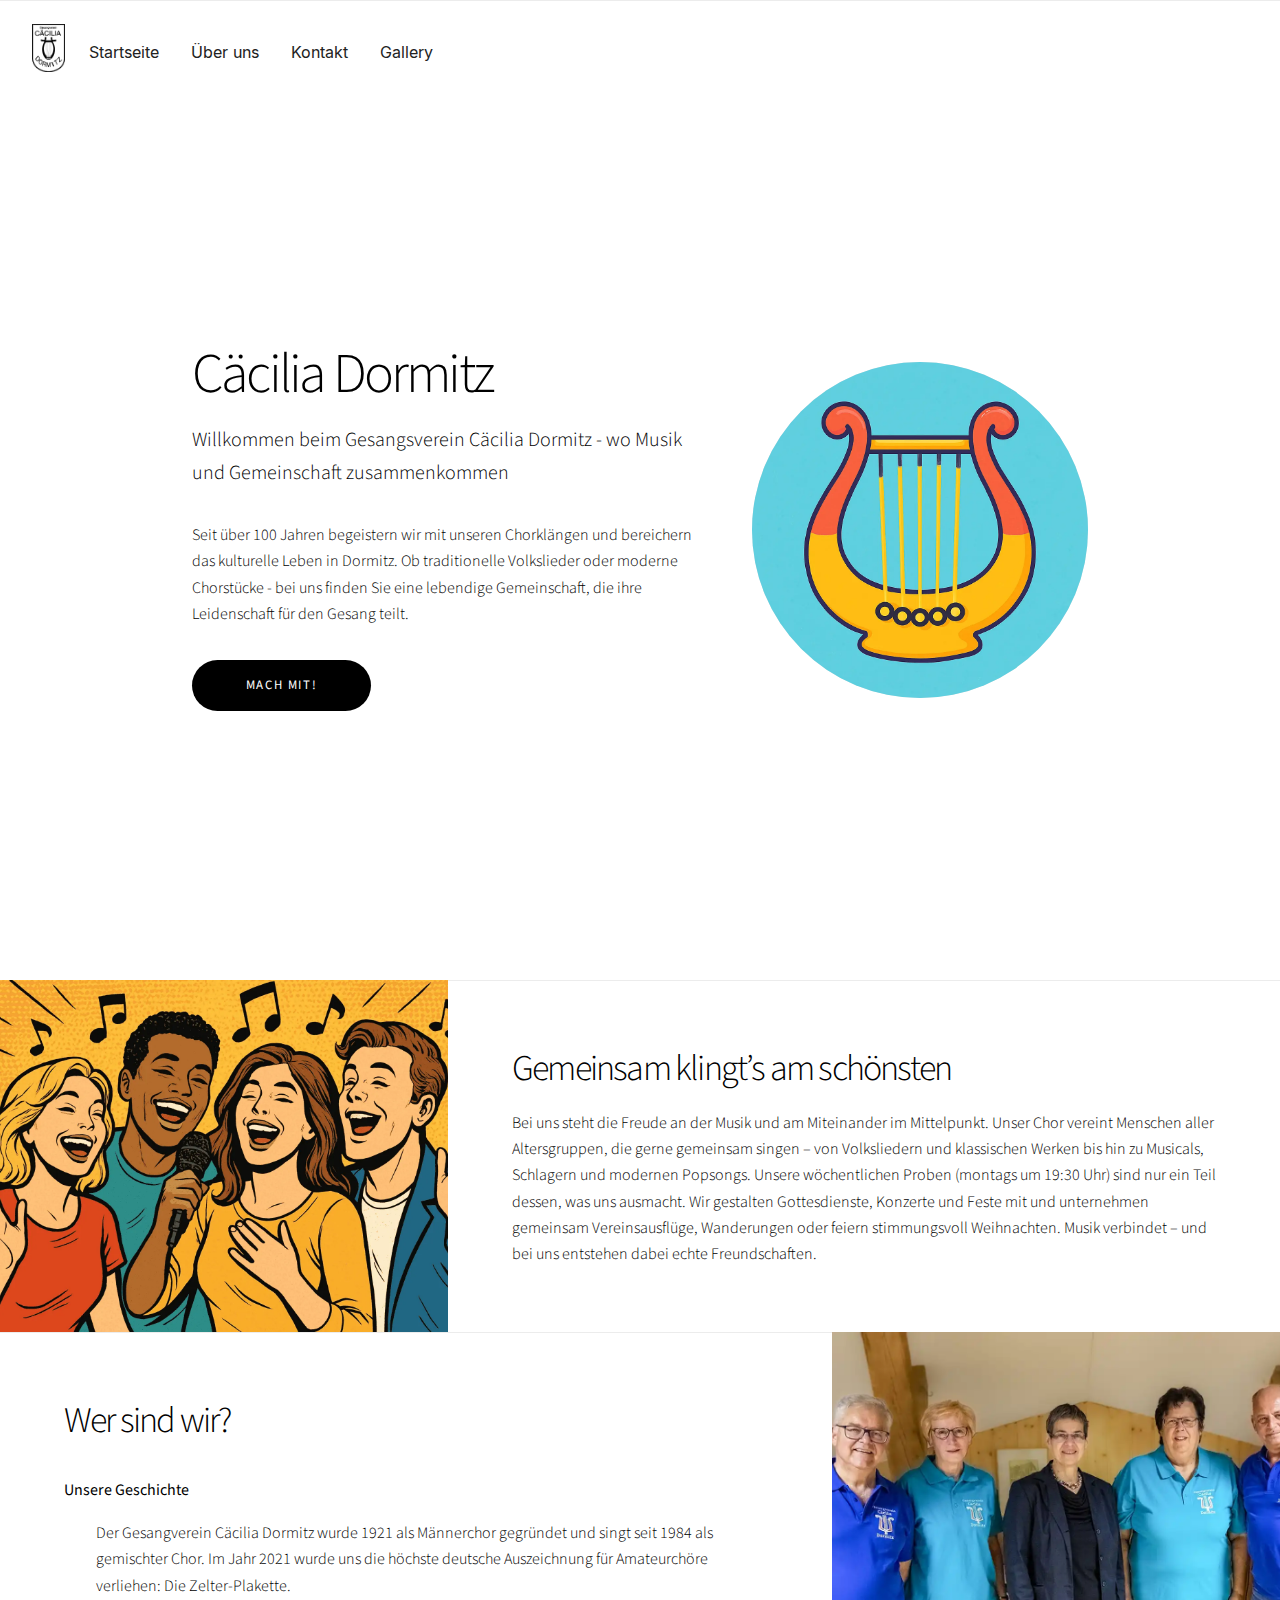
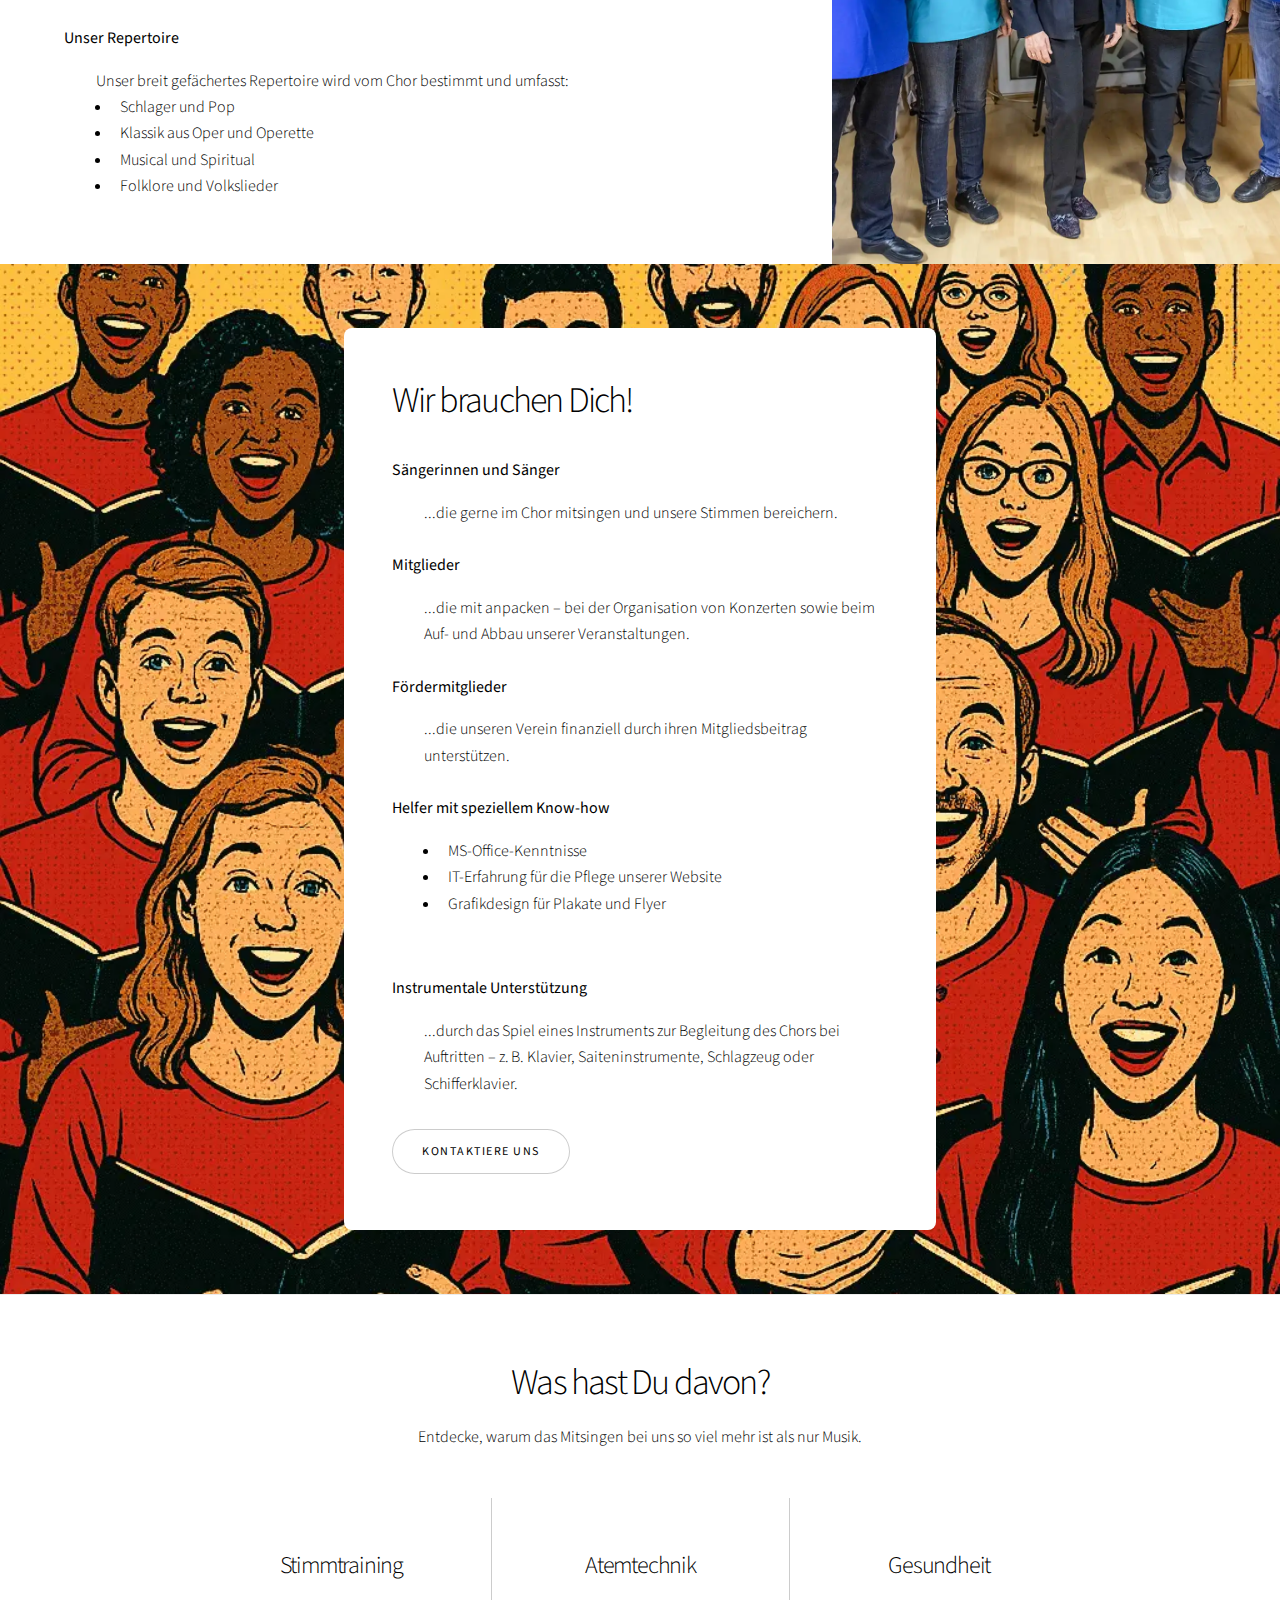
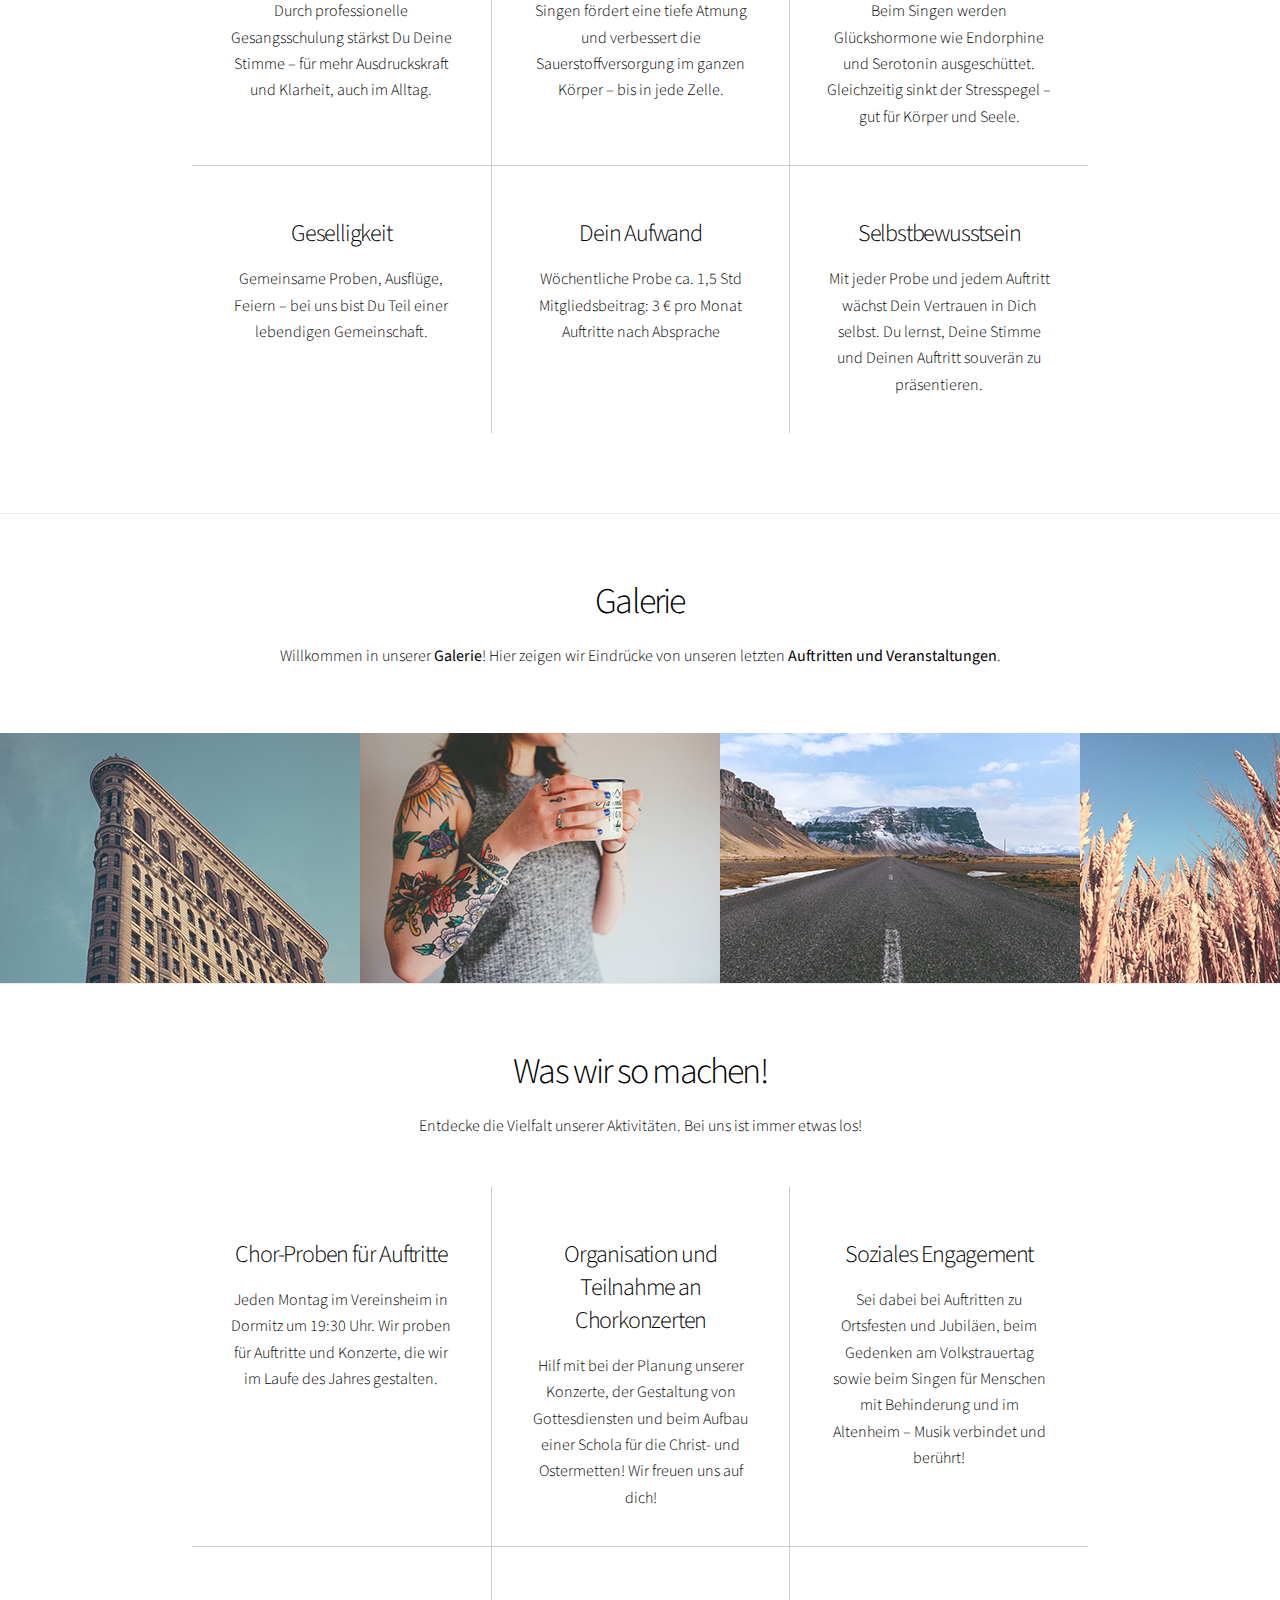
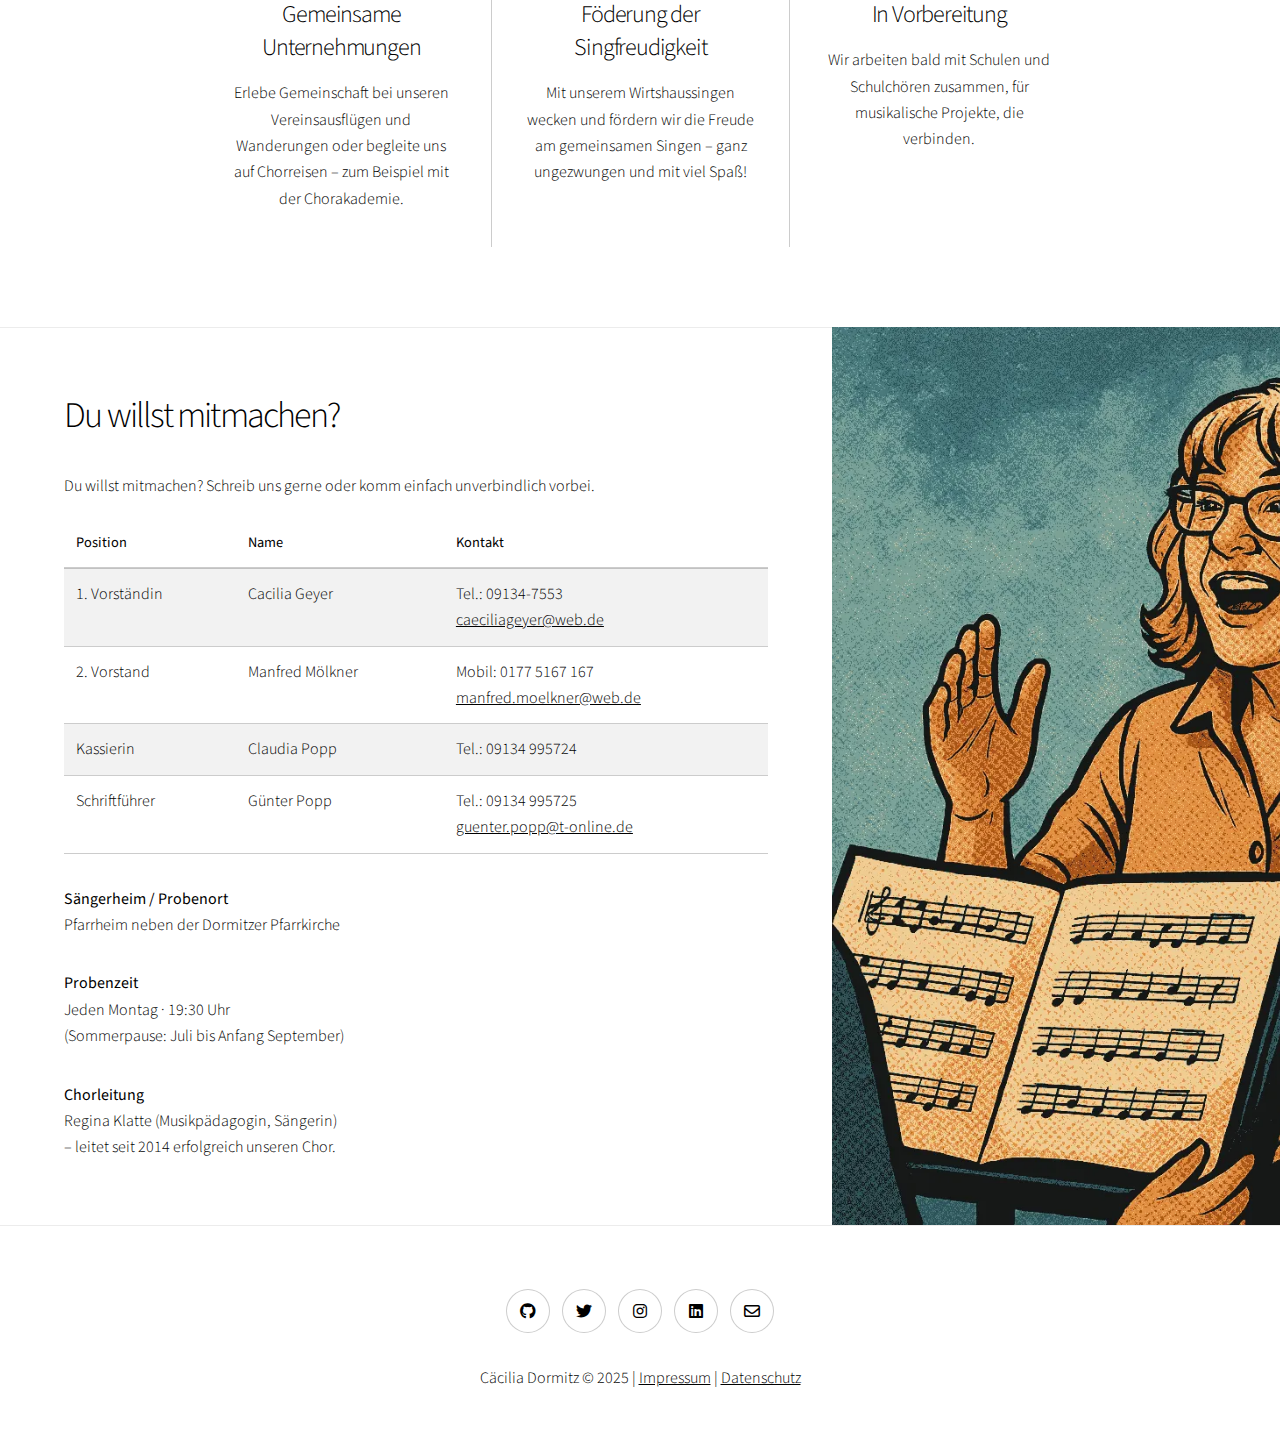
<file: index.html>
<!doctype html><html lang=de><link rel=stylesheet href=./css/custom.css><script type=text/javascript src=./js/custom.js></script><head><meta name=generator content="Hugo 0.145.0"><title>Cäcilia Dormitz</title>
<meta charset=utf-8><meta name=viewport content="width=device-width,initial-scale=1,minimum-scale=1,maximum-scale=5"><meta name=description content><meta name=author content><meta name=msapplication-TileColor content="#da532c"><meta name=theme-color content="#ffffff"><link rel=apple-touch-icon sizes=180x180 href=./apple-touch-icon.png><link rel=icon type=image/png sizes=32x32 href=./favicon-32x32.png><link rel=icon type=image/png sizes=16x16 href=./favicon-16x16.png><link rel=manifest href=./site.webmanifest><link rel=mask-icon href=./safari-pinned-tab.svg color=#5bbad5><link rel=stylesheet href=./css/main.min.css><noscript><link rel=stylesheet href=./css/noscript.min.css></noscript></head><body class=is-preload><div id=wrapper class=divided><link rel=stylesheet href=./css/custom.css><header id=site-header><div class=inner><div class=logo-wrap><a href=./ class=logo><img src=./images/logo.png alt=Logo>
</a><button id=nav-toggle aria-label="Toggle menu">
<span class=icon>☰</span></button><nav id=nav><ul><li><a href=#>Startseite</a></li><li><a href=#wer>Über uns</a></li><li><a href=#contact>Kontakt</a></li><li><a href=#gallery>Gallery</a></li></ul></nav></div></header><section class="banner style3 orient-left content-align-left image-position-center fullscreen onload-image-fade-in onload-content-fade-right"><div class=content><h1>Cäcilia Dormitz</h1><p class=major>Willkommen beim Gesangsverein Cäcilia Dormitz - wo Musik und Gemeinschaft zusammenkommen</p><p>Seit über 100 Jahren begeistern wir mit unseren Chorklängen und bereichern das kulturelle Leben in Dormitz. Ob traditionelle Volkslieder oder moderne Chorstücke - bei uns finden Sie eine lebendige Gemeinschaft, die ihre Leidenschaft für den Gesang teilt.</p><ul class="actions stacked"><li><a href=#contact class="button primary large wide smooth-scroll-middle">Mach mit!</a></li></ul></div><div class=image><img src=images/logo_playful.webp alt="Bild von einer Musiknote mit der Schrift Gesangsverein Cäcilia Dormitz"></div></section><section class="spotlight style1 orient-right content-align-left image-position-center onload-content-fade-in"><div class=content><h2>Gemeinsam klingt’s am schönsten</h2><p>Bei uns steht die Freude an der Musik und am Miteinander im Mittelpunkt. Unser Chor vereint Menschen aller Altersgruppen, die gerne gemeinsam singen – von Volksliedern und klassischen Werken bis hin zu Musicals, Schlagern und modernen Popsongs.
Unsere wöchentlichen Proben (montags um 19:30 Uhr) sind nur ein Teil dessen, was uns ausmacht. Wir gestalten Gottesdienste, Konzerte und Feste mit und unternehmen gemeinsam Vereinsausflüge, Wanderungen oder feiern stimmungsvoll Weihnachten.
Musik verbindet – und bei uns entstehen dabei echte Freundschaften.</p></div><div class=image><img src=images/singers.webp alt="Comichaftes Bild von Fröhlichen singenden Menschen"></div></section><section class="spotlight style1 orient-left content-align-left image-position-center onload-content-fade-in" id=wer><div class=content><h2>Wer sind wir?</h2><p><dl><dt>Unsere Geschichte</dt><dd>Der Gesangverein Cäcilia Dormitz wurde 1921 als Männerchor gegründet und singt seit 1984 als gemischter Chor. Im Jahr 2021 wurde uns die höchste deutsche Auszeichnung für Amateurchöre verliehen: Die Zelter-Plakette.<br><br></dd><dt>Unser Repertoire</dt><dd>Unser breit gefächertes Repertoire wird vom Chor bestimmt und umfasst:<ul><li>Schlager und Pop</li><li>Klassik aus Oper und Operette</li><li>Musical und Spiritual</li><li>Folklore und Volkslieder</li></ul></dd></dl></p></div><div class=image><img src=images/vorstand.webp alt="Historisches Foto des Gesangvereins Cäcilia Dormitz"></div></section><section class="spotlight style4 orient-center content-align-left image-position-center onload-content-fade-in"><div class=content><h2>Wir brauchen Dich!</h2><p><dl><dt>Sängerinnen und Sänger</dt><dd>...die gerne im Chor mitsingen und unsere Stimmen bereichern.</dd><br><dt>Mitglieder</dt><dd>...die mit anpacken – bei der Organisation von Konzerten sowie beim Auf- und Abbau unserer Veranstaltungen.</dd><br><dt>Fördermitglieder</dt><dd>...die unseren Verein finanziell durch ihren Mitgliedsbeitrag unterstützen.</dd><br><dt>Helfer mit speziellem Know-how</dt><dd><ul><li>MS-Office-Kenntnisse</li><li>IT-Erfahrung für die Pflege unserer Website</li><li>Grafikdesign für Plakate und Flyer</li></ul></dd><br><dt>Instrumentale Unterstützung</dt><dd>...durch das Spiel eines Instruments zur Begleitung des Chors bei Auftritten – z. B. Klavier, Saiteninstrumente, Schlagzeug oder Schifferklavier.</dd></dl></p><ul class="actions stacked"><li><a href=#contact class=button>Kontaktiere uns</a></li></ul></div><div class=image><img src=images/weneedyou.webp alt="Chorprobe von Cäcilia Dormitz"></div></section><section class="wrapper style1 align-center"><div class=inner><h2>Was hast Du davon?</h2><p>Entdecke, warum das Mitsingen bei uns so viel mehr ist als nur Musik.</p><div class="items style1 medium onload-fade-in"><section><span class="icon style2 major fa-microphone"></span><h3>Stimmtraining</h3><p>Durch professionelle Gesangsschulung stärkst Du Deine Stimme – für mehr Ausdruckskraft und Klarheit, auch im Alltag.</p></section><section><span class="icon solid style2 major fa-wind"></span><h3>Atemtechnik</h3><p>Singen fördert eine tiefe Atmung und verbessert die Sauerstoffversorgung im ganzen Körper – bis in jede Zelle.</p></section><section><span class="icon solid style2 major fa-heart"></span><h3>Gesundheit</h3><p>Beim Singen werden Glückshormone wie Endorphine und Serotonin ausgeschüttet. Gleichzeitig sinkt der Stresspegel – gut für Körper und Seele.</p></section><section><span class="icon solid style2 major fa-users"></span><h3>Geselligkeit</h3><p>Gemeinsame Proben, Ausflüge, Feiern – bei uns bist Du Teil einer lebendigen Gemeinschaft.</p></section><section><span class="icon style2 major fa-clock"></span><h3>Dein Aufwand</h3><p>Wöchentliche Probe ca. 1,5 Std
Mitgliedsbeitrag: 3 € pro Monat
Auftritte nach Absprache</p></section><section><span class="icon solid style2 major fa-star"></span><h3>Selbstbewusstsein</h3><p>Mit jeder Probe und jedem Auftritt wächst Dein Vertrauen in Dich selbst. Du lernst, Deine Stimme und Deinen Auftritt souverän zu präsentieren.</p></section></div></div></section><section class="wrapper style1 align-center" id=gallery><div class=inner><h2>Galerie</h2><p>Willkommen in unserer <strong>Galerie</strong>! Hier zeigen wir Eindrücke von unseren letzten <strong>Auftritten und Veranstaltungen</strong>.</p></div><div class="gallery style2 medium"><article><a href=images/gallery/fulls/01.jpg class=image><img src=images/gallery/thumbs/01.jpg alt></a><div class=caption><h3>Title</h3><p>Lorem ipsum dolor amet, consectetur magna etiam elit. Etiam sed ultrices.</p><ul class="actions fixed"><li><span class="button small">Details</span></li></ul></div></article><article><a href=images/gallery/fulls/02.jpg class=image><img src=images/gallery/thumbs/02.jpg alt></a><div class=caption><h3>Title</h3><p>Lorem ipsum dolor amet, consectetur magna etiam elit. Etiam sed ultrices.</p><ul class="actions fixed"><li><span class="button small">Details</span></li></ul></div></article><article><a href=images/gallery/fulls/03.jpg class=image><img src=images/gallery/thumbs/03.jpg alt></a><div class=caption><h3>Title</h3><p>Lorem ipsum dolor amet, consectetur magna etiam elit. Etiam sed ultrices.</p><ul class="actions fixed"><li><span class="button small">Details</span></li></ul></div></article><article><a href=images/gallery/fulls/04.jpg class=image><img src=images/gallery/thumbs/04.jpg alt></a><div class=caption><h3>Title</h3><p>Lorem ipsum dolor amet, consectetur magna etiam elit. Etiam sed ultrices.</p><ul class="actions fixed"><li><span class="button small">Details</span></li></ul></div></article><article><a href=images/gallery/fulls/05.jpg class=image><img src=images/gallery/thumbs/05.jpg alt></a><div class=caption><h3>Title</h3><p>Lorem ipsum dolor amet, consectetur magna etiam elit. Etiam sed ultrices.</p><ul class="actions fixed"><li><span class="button small">Details</span></li></ul></div></article><article><a href=images/gallery/fulls/06.jpg class=image><img src=images/gallery/thumbs/06.jpg alt></a><div class=caption><h3>Title</h3><p>Lorem ipsum dolor amet, consectetur magna etiam elit. Etiam sed ultrices.</p><ul class="actions fixed"><li><span class="button small">Details</span></li></ul></div></article><article><a href=images/gallery/fulls/07.jpg class=image><img src=images/gallery/thumbs/07.jpg alt></a><div class=caption><h3>Title</h3><p>Lorem ipsum dolor amet, consectetur magna etiam elit. Etiam sed ultrices.</p><ul class="actions fixed"><li><span class="button small">Details</span></li></ul></div></article><article><a href=images/gallery/fulls/08.jpg class=image><img src=images/gallery/thumbs/08.jpg alt></a><div class=caption><h3>Title</h3><p>Lorem ipsum dolor amet, consectetur magna etiam elit. Etiam sed ultrices.</p><ul class="actions fixed"><li><span class="button small">Details</span></li></ul></div></article><article><a href=images/gallery/fulls/09.jpg class=image><img src=images/gallery/thumbs/09.jpg alt></a><div class=caption><h3>Title</h3><p>Lorem ipsum dolor amet, consectetur magna etiam elit. Etiam sed ultrices.</p><ul class="actions fixed"><li><span class="button small">Details</span></li></ul></div></article><article><a href=images/gallery/fulls/10.jpg class=image><img src=images/gallery/thumbs/10.jpg alt></a><div class=caption><h3>Title</h3><p>Lorem ipsum dolor amet, consectetur magna etiam elit. Etiam sed ultrices.</p><ul class="actions fixed"><li><span class="button small">Details</span></li></ul></div></article><article><a href=images/gallery/fulls/11.jpg class=image><img src=images/gallery/thumbs/11.jpg alt></a><div class=caption><h3>Title</h3><p>Lorem ipsum dolor amet, consectetur magna etiam elit. Etiam sed ultrices.</p><ul class="actions fixed"><li><span class="button small">Details</span></li></ul></div></article><article><a href=images/gallery/fulls/12.jpg class=image><img src=images/gallery/thumbs/12.jpg alt></a><div class=caption><h3>Title</h3><p>Lorem ipsum dolor amet, consectetur magna etiam elit. Etiam sed ultrices.</p><ul class="actions fixed"><li><span class="button small">Details</span></li></ul></div></article></div></section><section class="wrapper style1 align-center"><div class=inner><h2>Was wir so machen!</h2><p>Entdecke die Vielfalt unserer Aktivitäten. Bei uns ist immer etwas los!</p><div class="items style1 medium onload-fade-in"><section><span class="icon style2 major"></span><h3>Chor-Proben für Auftritte</h3><p>Jeden Montag im Vereinsheim in Dormitz um 19:30 Uhr. Wir proben für Auftritte und Konzerte, die wir im Laufe des Jahres gestalten.</p></section><section><span class="icon solid style2 major"></span><h3>Organisation und Teilnahme an Chorkonzerten</h3><p>Hilf mit bei der Planung unserer Konzerte, der Gestaltung von Gottesdiensten und beim Aufbau einer Schola für die Christ- und Ostermetten! Wir freuen uns auf dich!</p></section><section><span class="icon solid style2 major"></span><h3>Soziales Engagement</h3><p>Sei dabei bei Auftritten zu Ortsfesten und Jubiläen, beim Gedenken am Volkstrauertag sowie beim Singen für Menschen mit Behinderung und im Altenheim – Musik verbindet und berührt!</p></section><section><span class="icon solid style2 major"></span><h3>Gemeinsame Unternehmungen</h3><p>Erlebe Gemeinschaft bei unseren Vereinsausflügen und Wanderungen oder begleite uns auf Chorreisen – zum Beispiel mit der Chorakademie.</p></section><section><span class="icon style2 major"></span><h3>Föderung der Singfreudigkeit</h3><p>Mit unserem Wirtshaussingen wecken und fördern wir die Freude am gemeinsamen Singen – ganz ungezwungen und mit viel Spaß!</p></section><section><span class="icon solid style2 major"></span><h3>In Vorbereitung</h3><p>Wir arbeiten bald mit Schulen und Schulchören zusammen, für musikalische Projekte, die verbinden.</p></section></div></div></section><section class="spotlight style1 orient-left content-align-left image-position-center onload-content-fade-in" id=contact><div class=content><h2>Du willst mitmachen?</h2><p><p>Du willst mitmachen? Schreib uns gerne oder komm einfach unverbindlich vorbei.</p><table border=1 cellpadding=8 cellspacing=0><thead><tr><th>Position</th><th>Name</th><th>Kontakt</th></tr></thead><tbody><tr><td>1. Vorständin</td><td>Cacilia Geyer</td><td>Tel.: 09134-7553<br><a href=mailto:caeciliageyer@web.de>caeciliageyer@web.de</a></td></tr><tr><td>2. Vorstand</td><td>Manfred Mölkner</td><td>Mobil: 0177 5167 167<br><a href=mailto:manfred.moelkner@web.de>manfred.moelkner@web.de</a></td></tr><tr><td>Kassierin</td><td>Claudia Popp</td><td>Tel.: 09134 995724</td></tr><tr><td>Schriftführer</td><td>Günter Popp</td><td>Tel.: 09134 995725<br><a href=mailto:guenter.popp@t-online.de>guenter.popp@t-online.de</a></td></tr></tbody></table><p><strong>Sängerheim / Probenort</strong><br>Pfarrheim neben der Dormitzer Pfarrkirche</p><p><strong>Probenzeit</strong><br>Jeden Montag · 19:30 Uhr<br>(Sommerpause: Juli bis Anfang September)<p><strong>Chorleitung</strong><br>Regina Klatte (Musikpädagogin, Sängerin)<br>– leitet seit 2014 erfolgreich unseren Chor.</p></p></div><div class=image><img src=images/weare.webp alt="Bild von einer Dirigentin und einer Person die ein Notenblatt hält im Comicstil"></div></section><footer class="wrapper style1 align-center"><div class=inner><ul class=icons><li><a target=_blank href=https://github.com/caressofsteel/ class="icon brands style2 fa-github"><span class=label>Github</span></a></li><li><a target=_blank href=https://twitter.com/caressofsteel_ class="icon brands style2 fa-twitter"><span class=label>Twitter</span></a></li><li><a target=_blank href=https://instagram.com class="icon brands style2 fa-instagram"><span class=label>Instagram</span></a></li><li><a target=_blank href=https://linkedin.com class="icon brands style2 fa-linkedin"><span class=label>LinkedIn</span></a></li><li><a target=_blank href=mailto:caressofsteel@protonmail.com class="fas icon style2 fa-envelope"><span class=label>Email</span></a></li></ul><p>Cäcilia Dormitz &copy; 2025 | <a href=./impressum>Impressum</a> | <a href=./datenschutz>Datenschutz</a></p></div></footer></div><script src=./js/bundle.min.js></script></body></html>
</file>
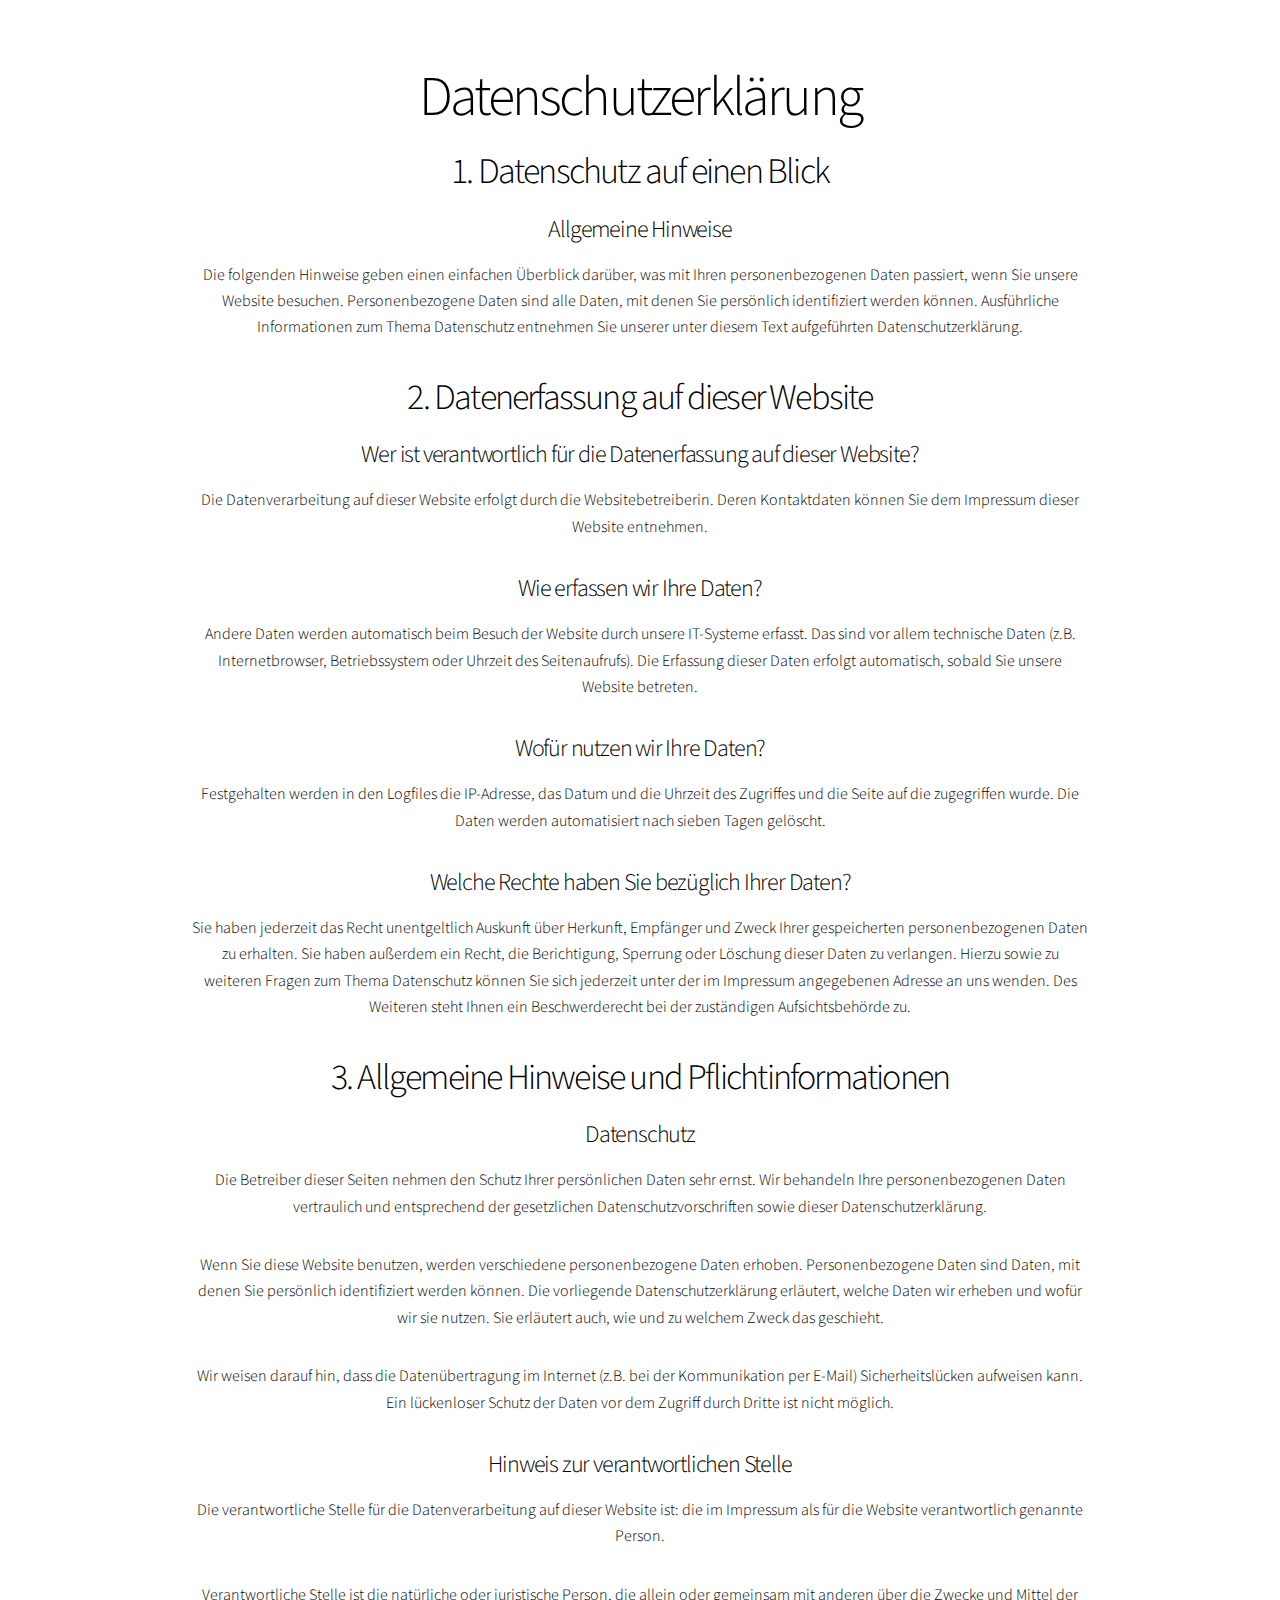
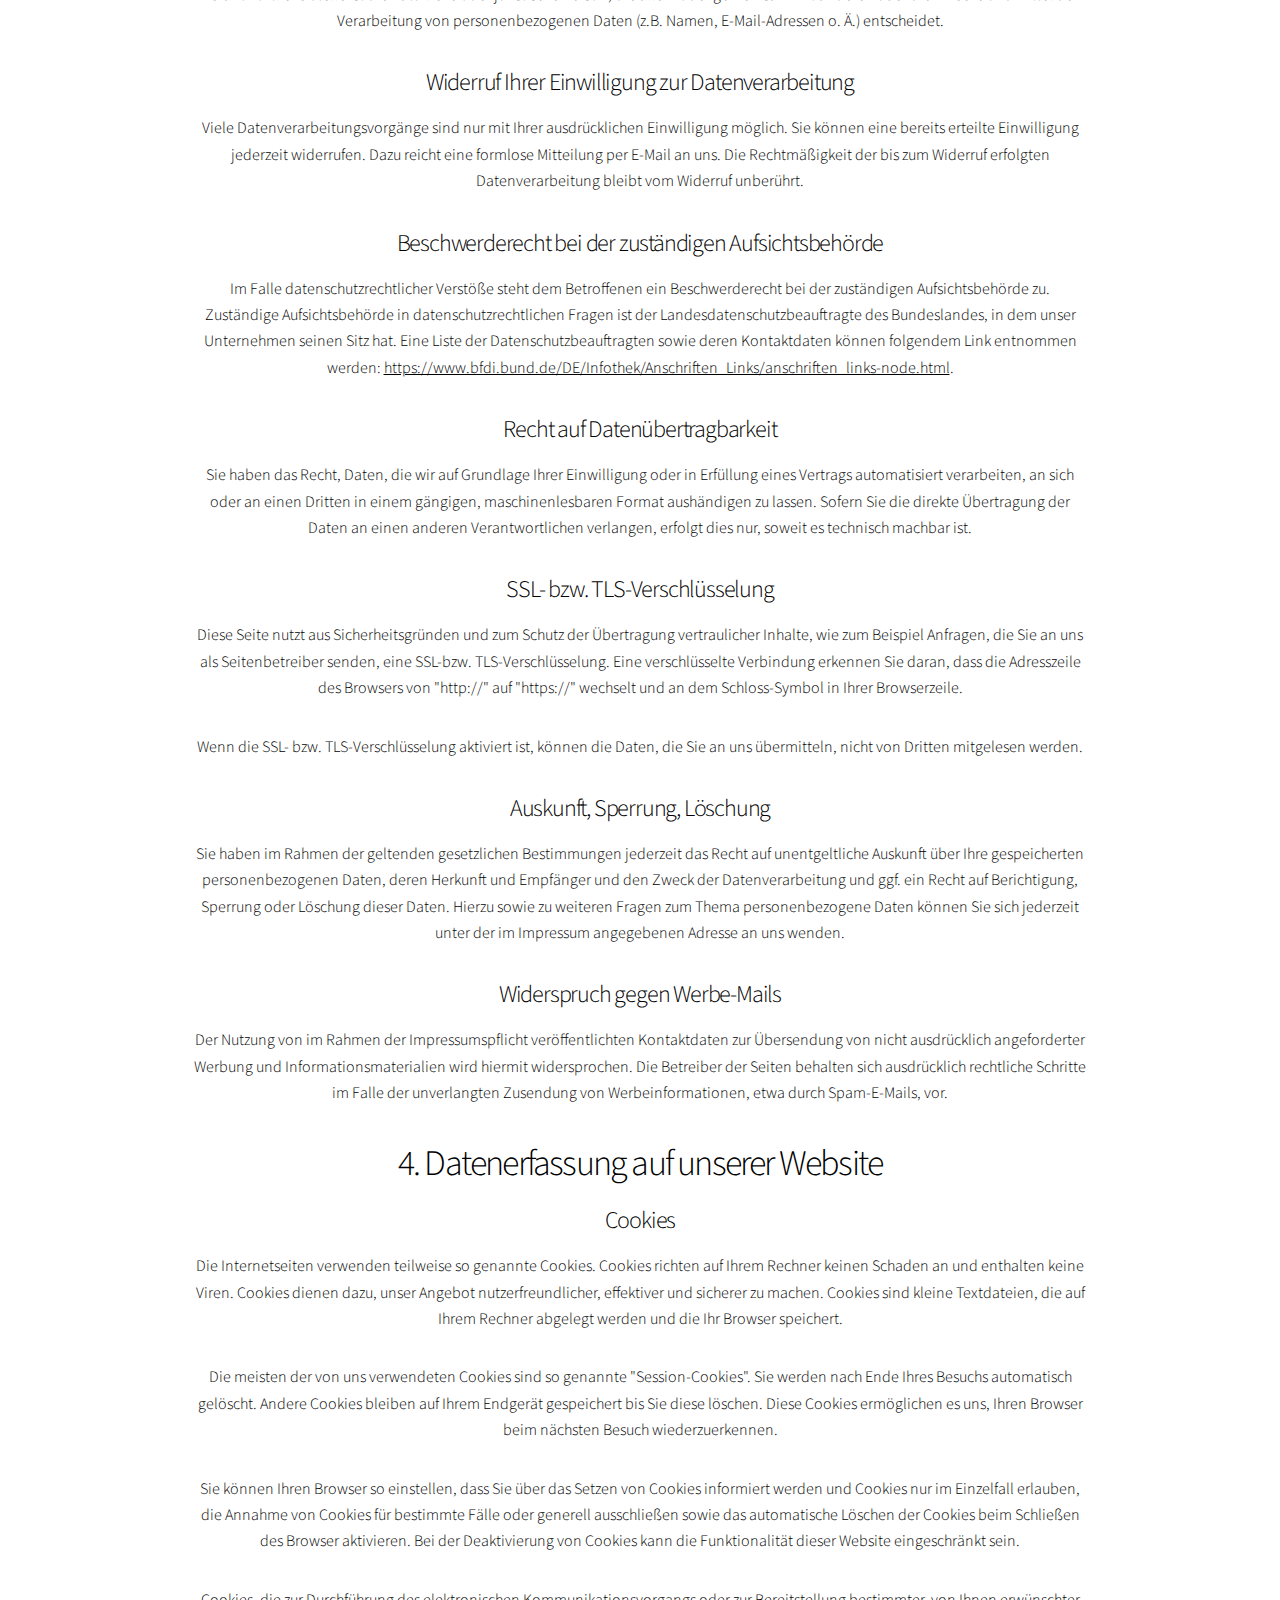
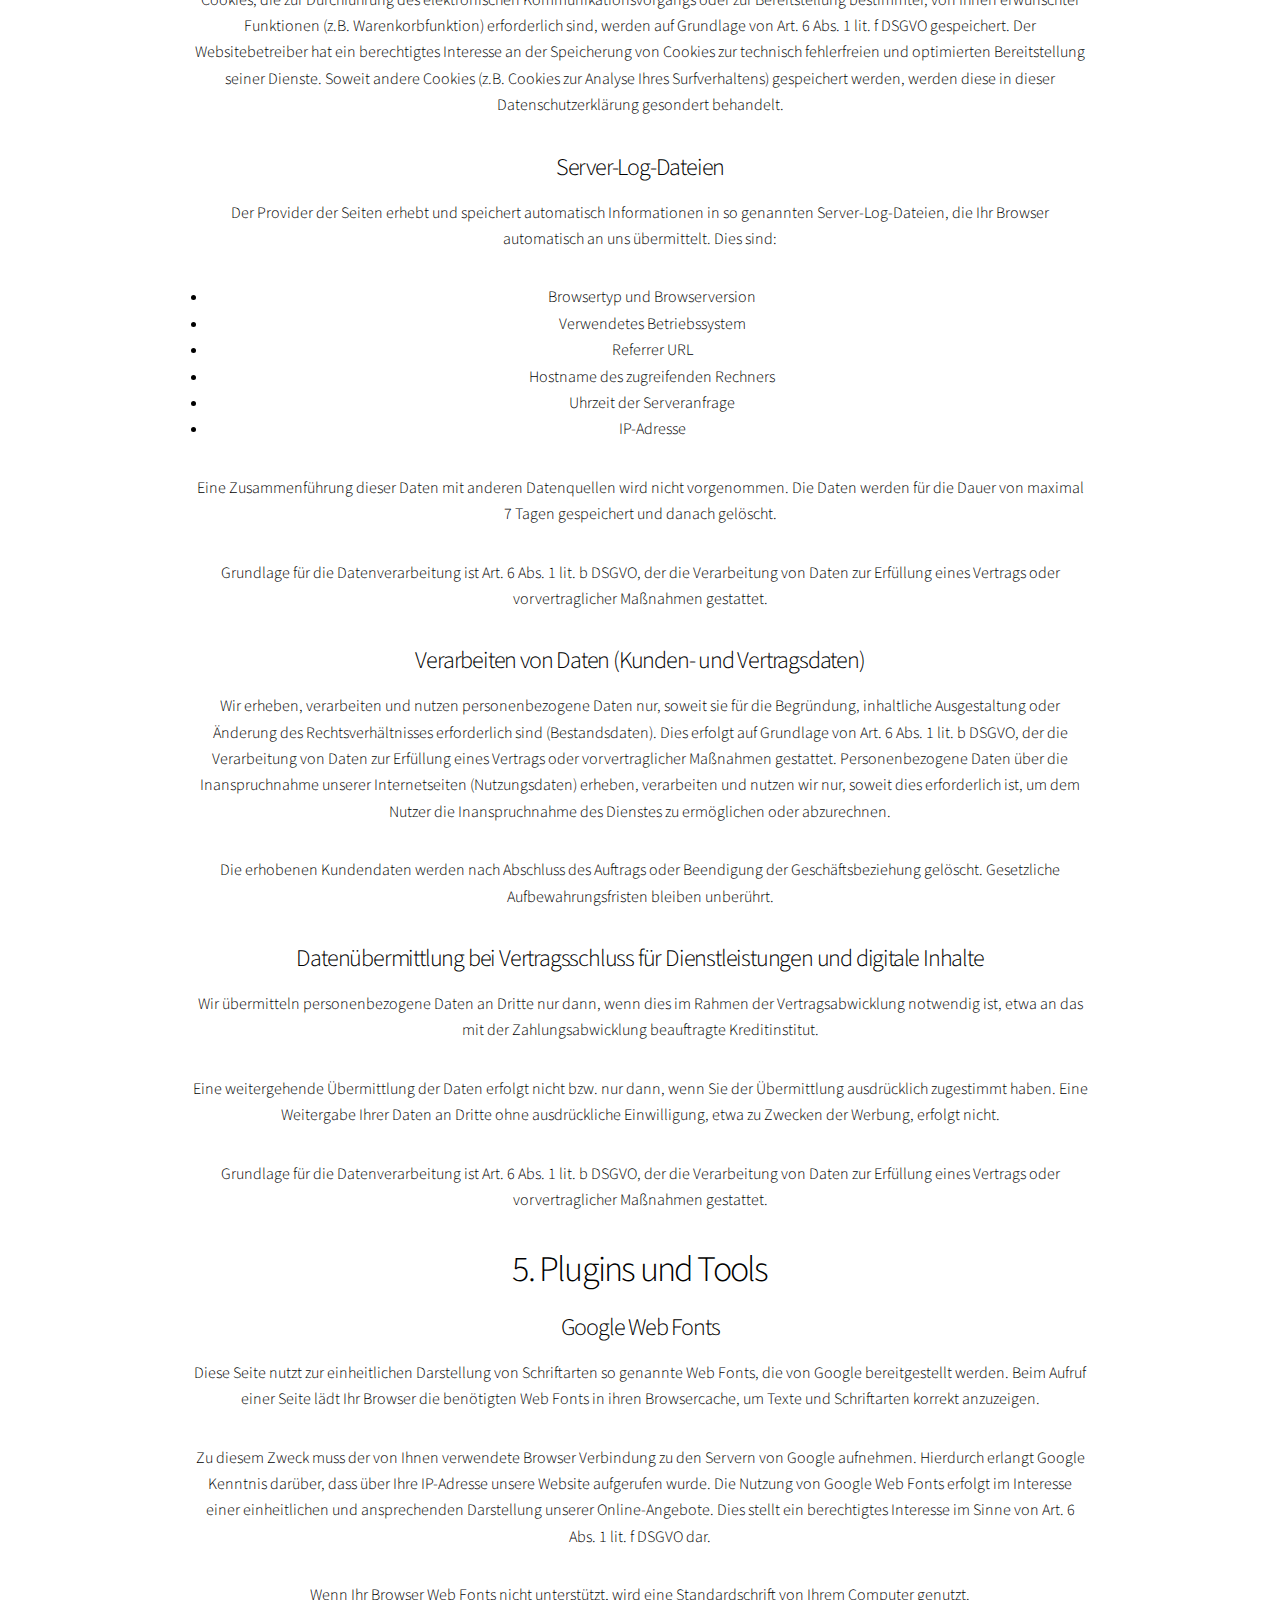
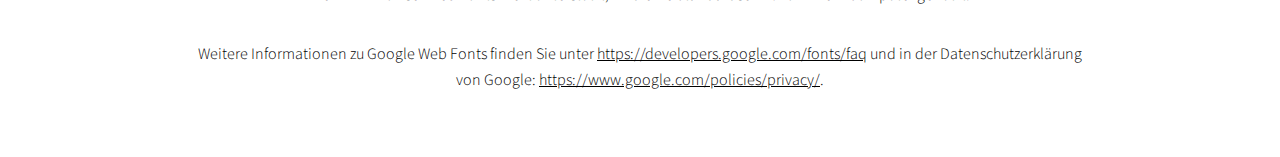
<file: datenschutz/index.html>
<!doctype html><html lang=de><link rel=stylesheet href=../css/custom.css><script type=text/javascript src=../js/custom.js></script><head><title>Cäcilia Dormitz</title>
<meta charset=utf-8><meta name=viewport content="width=device-width,initial-scale=1,minimum-scale=1,maximum-scale=5"><meta name=description content><meta name=author content><meta name=msapplication-TileColor content="#da532c"><meta name=theme-color content="#ffffff"><link rel=apple-touch-icon sizes=180x180 href=../apple-touch-icon.png><link rel=icon type=image/png sizes=32x32 href=../favicon-32x32.png><link rel=icon type=image/png sizes=16x16 href=../favicon-16x16.png><link rel=manifest href=../site.webmanifest><link rel=mask-icon href=../safari-pinned-tab.svg color=#5bbad5><link rel=stylesheet href=../css/main.min.css><noscript><link rel=stylesheet href=../css/noscript.min.css></noscript></head><body class=is-preload><div id=wrapper class=divided><section class="wrapper style1 align-center"><div class=inner><h1>Datenschutzerklärung</h1><div class=content><h2>1. Datenschutz auf einen Blick</h2><h3>Allgemeine Hinweise</h3><p>Die folgenden Hinweise geben einen einfachen Überblick darüber, was mit Ihren personenbezogenen Daten passiert, wenn Sie unsere Website besuchen. Personenbezogene Daten sind alle Daten, mit denen Sie persönlich identifiziert werden können. Ausführliche Informationen zum Thema Datenschutz entnehmen Sie unserer unter diesem Text aufgeführten Datenschutzerklärung.</p><h2>2. Datenerfassung auf dieser Website</h2><h3>Wer ist verantwortlich für die Datenerfassung auf dieser Website?</h3><p>Die Datenverarbeitung auf dieser Website erfolgt durch die Websitebetreiberin. Deren Kontaktdaten können Sie dem Impressum dieser Website entnehmen.</p><h3>Wie erfassen wir Ihre Daten?</h3><p>Andere Daten werden automatisch beim Besuch der Website durch unsere IT-Systeme erfasst. Das sind vor allem technische Daten (z.B. Internetbrowser, Betriebssystem oder Uhrzeit des Seitenaufrufs). Die Erfassung dieser Daten erfolgt automatisch, sobald Sie unsere Website betreten.</p><h3>Wofür nutzen wir Ihre Daten?</h3><p>Festgehalten werden in den Logfiles die IP-Adresse, das Datum und die Uhrzeit des Zugriffes und die Seite auf die zugegriffen wurde. Die Daten werden automatisiert nach sieben Tagen gelöscht.</p><h3>Welche Rechte haben Sie bezüglich Ihrer Daten?</h3><p>Sie haben jederzeit das Recht unentgeltlich Auskunft über Herkunft, Empfänger und Zweck Ihrer gespeicherten personenbezogenen Daten zu erhalten. Sie haben außerdem ein Recht, die Berichtigung, Sperrung oder Löschung dieser Daten zu verlangen. Hierzu sowie zu weiteren Fragen zum Thema Datenschutz können Sie sich jederzeit unter der im Impressum angegebenen Adresse an uns wenden. Des Weiteren steht Ihnen ein Beschwerderecht bei der zuständigen Aufsichtsbehörde zu.</p><h2>3. Allgemeine Hinweise und Pflichtinformationen</h2><h3>Datenschutz</h3><p>Die Betreiber dieser Seiten nehmen den Schutz Ihrer persönlichen Daten sehr ernst. Wir behandeln Ihre personenbezogenen Daten vertraulich und entsprechend der gesetzlichen Datenschutzvorschriften sowie dieser Datenschutzerklärung.</p><p>Wenn Sie diese Website benutzen, werden verschiedene personenbezogene Daten erhoben. Personenbezogene Daten sind Daten, mit denen Sie persönlich identifiziert werden können. Die vorliegende Datenschutzerklärung erläutert, welche Daten wir erheben und wofür wir sie nutzen. Sie erläutert auch, wie und zu welchem Zweck das geschieht.</p><p>Wir weisen darauf hin, dass die Datenübertragung im Internet (z.B. bei der Kommunikation per E-Mail) Sicherheitslücken aufweisen kann. Ein lückenloser Schutz der Daten vor dem Zugriff durch Dritte ist nicht möglich.</p><h3>Hinweis zur verantwortlichen Stelle</h3><p>Die verantwortliche Stelle für die Datenverarbeitung auf dieser Website ist: die im Impressum als für die Website verantwortlich genannte Person.</p><p>Verantwortliche Stelle ist die natürliche oder juristische Person, die allein oder gemeinsam mit anderen über die Zwecke und Mittel der Verarbeitung von personenbezogenen Daten (z.B. Namen, E-Mail-Adressen o. Ä.) entscheidet.</p><h3>Widerruf Ihrer Einwilligung zur Datenverarbeitung</h3><p>Viele Datenverarbeitungsvorgänge sind nur mit Ihrer ausdrücklichen Einwilligung möglich. Sie können eine bereits erteilte Einwilligung jederzeit widerrufen. Dazu reicht eine formlose Mitteilung per E-Mail an uns. Die Rechtmäßigkeit der bis zum Widerruf erfolgten Datenverarbeitung bleibt vom Widerruf unberührt.</p><h3>Beschwerderecht bei der zuständigen Aufsichtsbehörde</h3><p>Im Falle datenschutzrechtlicher Verstöße steht dem Betroffenen ein Beschwerderecht bei der zuständigen Aufsichtsbehörde zu. Zuständige Aufsichtsbehörde in datenschutzrechtlichen Fragen ist der Landesdatenschutzbeauftragte des Bundeslandes, in dem unser Unternehmen seinen Sitz hat. Eine Liste der Datenschutzbeauftragten sowie deren Kontaktdaten können folgendem Link entnommen werden: <a href=https://www.bfdi.bund.de/DE/Infothek/Anschriften_Links/anschriften_links-node.html>https://www.bfdi.bund.de/DE/Infothek/Anschriften_Links/anschriften_links-node.html</a>.</p><h3>Recht auf Datenübertragbarkeit</h3><p>Sie haben das Recht, Daten, die wir auf Grundlage Ihrer Einwilligung oder in Erfüllung eines Vertrags automatisiert verarbeiten, an sich oder an einen Dritten in einem gängigen, maschinenlesbaren Format aushändigen zu lassen. Sofern Sie die direkte Übertragung der Daten an einen anderen Verantwortlichen verlangen, erfolgt dies nur, soweit es technisch machbar ist.</p><h3>SSL- bzw. TLS-Verschlüsselung</h3><p>Diese Seite nutzt aus Sicherheitsgründen und zum Schutz der Übertragung vertraulicher Inhalte, wie zum Beispiel Anfragen, die Sie an uns als Seitenbetreiber senden, eine SSL-bzw. TLS-Verschlüsselung. Eine verschlüsselte Verbindung erkennen Sie daran, dass die Adresszeile des Browsers von "http://" auf "https://" wechselt und an dem Schloss-Symbol in Ihrer Browserzeile.</p><p>Wenn die SSL- bzw. TLS-Verschlüsselung aktiviert ist, können die Daten, die Sie an uns übermitteln, nicht von Dritten mitgelesen werden.</p><h3>Auskunft, Sperrung, Löschung</h3><p>Sie haben im Rahmen der geltenden gesetzlichen Bestimmungen jederzeit das Recht auf unentgeltliche Auskunft über Ihre gespeicherten personenbezogenen Daten, deren Herkunft und Empfänger und den Zweck der Datenverarbeitung und ggf. ein Recht auf Berichtigung, Sperrung oder Löschung dieser Daten. Hierzu sowie zu weiteren Fragen zum Thema personenbezogene Daten können Sie sich jederzeit unter der im Impressum angegebenen Adresse an uns wenden.</p><h3>Widerspruch gegen Werbe-Mails</h3><p>Der Nutzung von im Rahmen der Impressumspflicht veröffentlichten Kontaktdaten zur Übersendung von nicht ausdrücklich angeforderter Werbung und Informationsmaterialien wird hiermit widersprochen. Die Betreiber der Seiten behalten sich ausdrücklich rechtliche Schritte im Falle der unverlangten Zusendung von Werbeinformationen, etwa durch Spam-E-Mails, vor.</p><h2>4. Datenerfassung auf unserer Website</h2><h3>Cookies</h3><p>Die Internetseiten verwenden teilweise so genannte Cookies. Cookies richten auf Ihrem Rechner keinen Schaden an und enthalten keine Viren. Cookies dienen dazu, unser Angebot nutzerfreundlicher, effektiver und sicherer zu machen. Cookies sind kleine Textdateien, die auf Ihrem Rechner abgelegt werden und die Ihr Browser speichert.</p><p>Die meisten der von uns verwendeten Cookies sind so genannte "Session-Cookies". Sie werden nach Ende Ihres Besuchs automatisch gelöscht. Andere Cookies bleiben auf Ihrem Endgerät gespeichert bis Sie diese löschen. Diese Cookies ermöglichen es uns, Ihren Browser beim nächsten Besuch wiederzuerkennen.</p><p>Sie können Ihren Browser so einstellen, dass Sie über das Setzen von Cookies informiert werden und Cookies nur im Einzelfall erlauben, die Annahme von Cookies für bestimmte Fälle oder generell ausschließen sowie das automatische Löschen der Cookies beim Schließen des Browser aktivieren. Bei der Deaktivierung von Cookies kann die Funktionalität dieser Website eingeschränkt sein.</p><p>Cookies, die zur Durchführung des elektronischen Kommunikationsvorgangs oder zur Bereitstellung bestimmter, von Ihnen erwünschter Funktionen (z.B. Warenkorbfunktion) erforderlich sind, werden auf Grundlage von Art. 6 Abs. 1 lit. f DSGVO gespeichert. Der Websitebetreiber hat ein berechtigtes Interesse an der Speicherung von Cookies zur technisch fehlerfreien und optimierten Bereitstellung seiner Dienste. Soweit andere Cookies (z.B. Cookies zur Analyse Ihres Surfverhaltens) gespeichert werden, werden diese in dieser Datenschutzerklärung gesondert behandelt.</p><h3>Server-Log-Dateien</h3><p>Der Provider der Seiten erhebt und speichert automatisch Informationen in so genannten Server-Log-Dateien, die Ihr Browser automatisch an uns übermittelt. Dies sind:</p><ul><li>Browsertyp und Browserversion</li><li>Verwendetes Betriebssystem</li><li>Referrer URL</li><li>Hostname des zugreifenden Rechners</li><li>Uhrzeit der Serveranfrage</li><li>IP-Adresse</li></ul><p>Eine Zusammenführung dieser Daten mit anderen Datenquellen wird nicht vorgenommen. Die Daten werden für die Dauer von maximal 7 Tagen gespeichert und danach gelöscht.</p><p>Grundlage für die Datenverarbeitung ist Art. 6 Abs. 1 lit. b DSGVO, der die Verarbeitung von Daten zur Erfüllung eines Vertrags oder vorvertraglicher Maßnahmen gestattet.</p><h3>Verarbeiten von Daten (Kunden- und Vertragsdaten)</h3><p>Wir erheben, verarbeiten und nutzen personenbezogene Daten nur, soweit sie für die Begründung, inhaltliche Ausgestaltung oder Änderung des Rechtsverhältnisses erforderlich sind (Bestandsdaten). Dies erfolgt auf Grundlage von Art. 6 Abs. 1 lit. b DSGVO, der die Verarbeitung von Daten zur Erfüllung eines Vertrags oder vorvertraglicher Maßnahmen gestattet. Personenbezogene Daten über die Inanspruchnahme unserer Internetseiten (Nutzungsdaten) erheben, verarbeiten und nutzen wir nur, soweit dies erforderlich ist, um dem Nutzer die Inanspruchnahme des Dienstes zu ermöglichen oder abzurechnen.</p><p>Die erhobenen Kundendaten werden nach Abschluss des Auftrags oder Beendigung der Geschäftsbeziehung gelöscht. Gesetzliche Aufbewahrungsfristen bleiben unberührt.</p><h3>Datenübermittlung bei Vertragsschluss für Dienstleistungen und digitale Inhalte</h3><p>Wir übermitteln personenbezogene Daten an Dritte nur dann, wenn dies im Rahmen der Vertragsabwicklung notwendig ist, etwa an das mit der Zahlungsabwicklung beauftragte Kreditinstitut.</p><p>Eine weitergehende Übermittlung der Daten erfolgt nicht bzw. nur dann, wenn Sie der Übermittlung ausdrücklich zugestimmt haben. Eine Weitergabe Ihrer Daten an Dritte ohne ausdrückliche Einwilligung, etwa zu Zwecken der Werbung, erfolgt nicht.</p><p>Grundlage für die Datenverarbeitung ist Art. 6 Abs. 1 lit. b DSGVO, der die Verarbeitung von Daten zur Erfüllung eines Vertrags oder vorvertraglicher Maßnahmen gestattet.</p><h2>5. Plugins und Tools</h2><h3>Google Web Fonts</h3><p>Diese Seite nutzt zur einheitlichen Darstellung von Schriftarten so genannte Web Fonts, die von Google bereitgestellt werden. Beim Aufruf einer Seite lädt Ihr Browser die benötigten Web Fonts in ihren Browsercache, um Texte und Schriftarten korrekt anzuzeigen.</p><p>Zu diesem Zweck muss der von Ihnen verwendete Browser Verbindung zu den Servern von Google aufnehmen. Hierdurch erlangt Google Kenntnis darüber, dass über Ihre IP-Adresse unsere Website aufgerufen wurde. Die Nutzung von Google Web Fonts erfolgt im Interesse einer einheitlichen und ansprechenden Darstellung unserer Online-Angebote. Dies stellt ein berechtigtes Interesse im Sinne von Art. 6 Abs. 1 lit. f DSGVO dar.</p><p>Wenn Ihr Browser Web Fonts nicht unterstützt, wird eine Standardschrift von Ihrem Computer genutzt.</p><p>Weitere Informationen zu Google Web Fonts finden Sie unter <a href=https://developers.google.com/fonts/faq>https://developers.google.com/fonts/faq</a> und in der Datenschutzerklärung von Google: <a href=https://www.google.com/policies/privacy/>https://www.google.com/policies/privacy/</a>.</p></div></div></section></div><script src=../js/bundle.min.js></script></body></html>
</file>
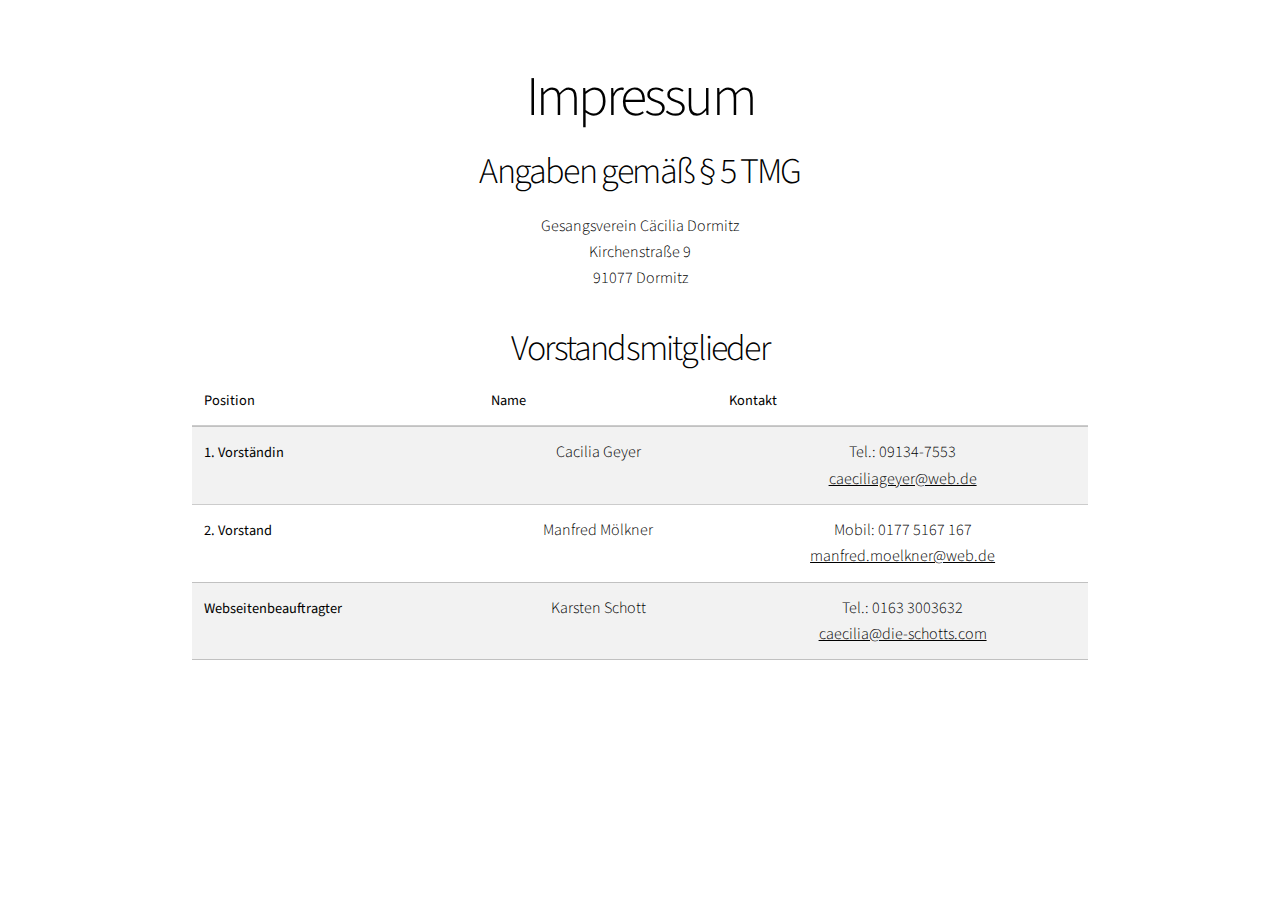
<file: impressum/index.html>
<!doctype html><html lang=de><link rel=stylesheet href=../css/custom.css><script type=text/javascript src=../js/custom.js></script><head><title>Cäcilia Dormitz</title>
<meta charset=utf-8><meta name=viewport content="width=device-width,initial-scale=1,minimum-scale=1,maximum-scale=5"><meta name=description content><meta name=author content><meta name=msapplication-TileColor content="#da532c"><meta name=theme-color content="#ffffff"><link rel=apple-touch-icon sizes=180x180 href=../apple-touch-icon.png><link rel=icon type=image/png sizes=32x32 href=../favicon-32x32.png><link rel=icon type=image/png sizes=16x16 href=../favicon-16x16.png><link rel=manifest href=../site.webmanifest><link rel=mask-icon href=../safari-pinned-tab.svg color=#5bbad5><link rel=stylesheet href=../css/main.min.css><noscript><link rel=stylesheet href=../css/noscript.min.css></noscript></head><body class=is-preload><div id=wrapper class=divided><section class="wrapper style1 align-center"><div class=inner><h1>Impressum</h1><div class=content><h2>Angaben gemäß § 5 TMG</h2><p>Gesangsverein Cäcilia Dormitz<br>Kirchenstraße 9<br>91077 Dormitz</p><h2>Vorstandsmitglieder</h2><table class=contact-table role=presentation><thead><tr><th scope=col>Position</th><th scope=col>Name</th><th scope=col>Kontakt</th></tr></thead><tbody><tr><th scope=row>1. Vorständin</th><td>Cacilia Geyer</td><td>Tel.: 09134-7553<br><a href=mailto:caeciliageyer@web.de>caeciliageyer@web.de</a></td></tr><tr><th scope=row>2. Vorstand</th><td>Manfred Mölkner</td><td>Mobil: 0177 5167 167<br><a href=mailto:manfred.moelkner@web.de>manfred.moelkner@web.de</a></td></tr><tr><th scope=row>Webseitenbeauftragter</th><td>Karsten Schott</td><td>Tel.: 0163 3003632<br><a href=mailto:caecilia@die-schotts.com>caecilia@die-schotts.com</a></td></tr></tbody></table></div></div></section></div><script src=../js/bundle.min.js></script></body></html>
</file>
